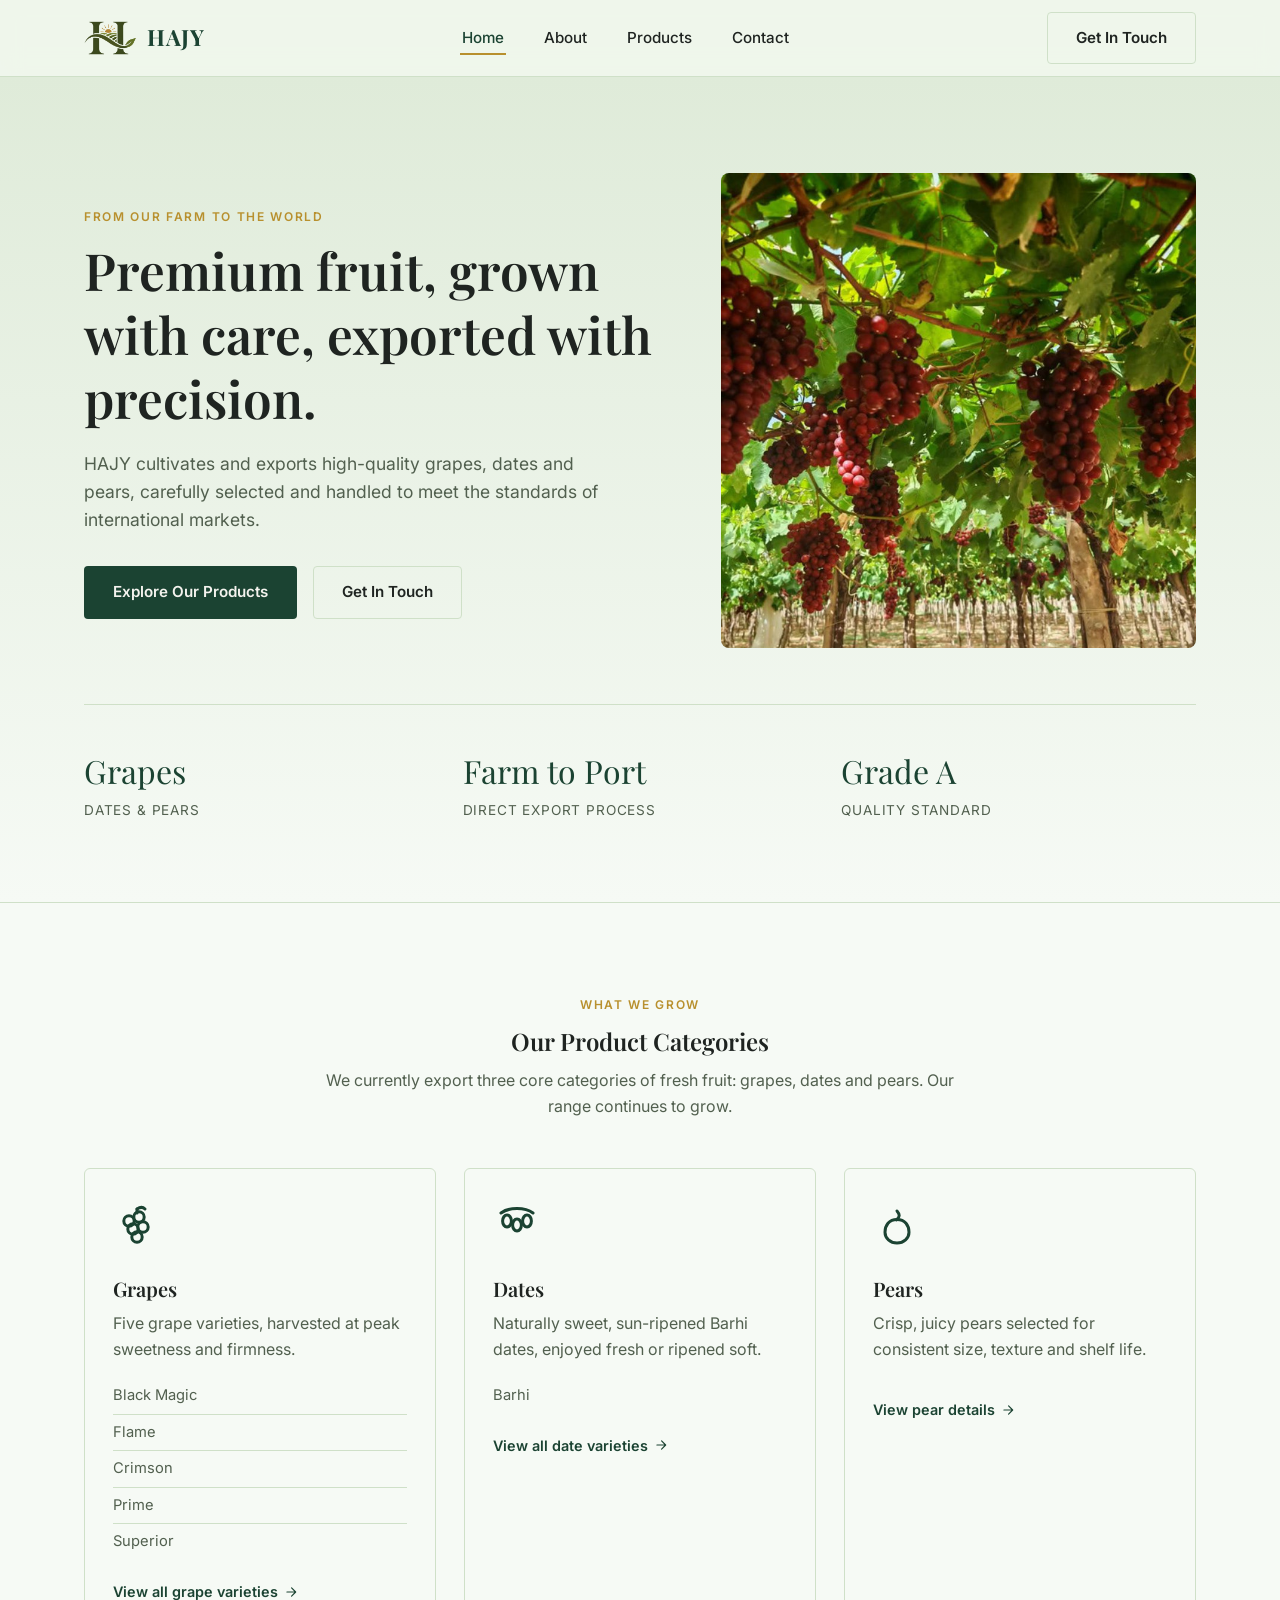
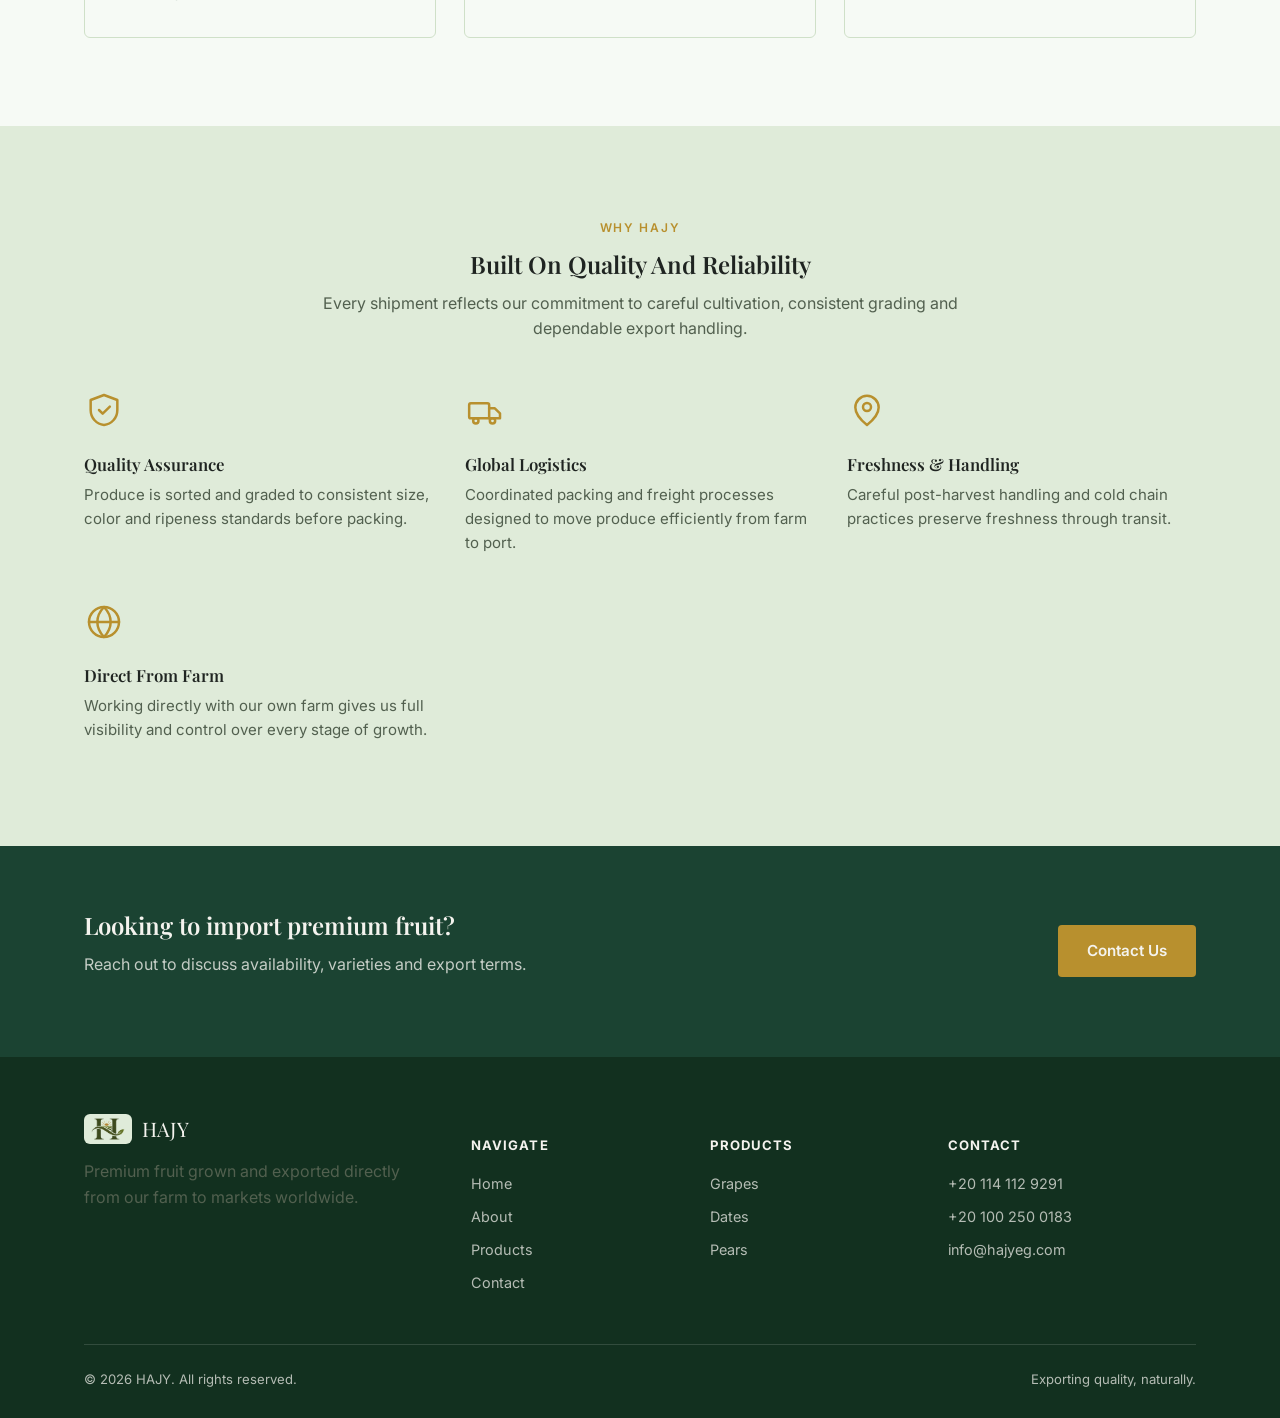
<file: index.html>
<!DOCTYPE html>
<html lang="en">
<head>
<meta charset="UTF-8">
<meta name="viewport" content="width=device-width, initial-scale=1.0">
<title>HAJY | Premium Fruit Exports</title>
<meta name="description" content="HAJY grows and exports premium grapes, dates and pears directly from our farm to markets worldwide.">
<link rel="preconnect" href="https://fonts.googleapis.com">
<link href="https://fonts.googleapis.com/css2?family=Playfair+Display:wght@600;700&family=Inter:wght@400;500;600;700&display=swap" rel="stylesheet">
<link rel="icon" type="image/png" href="images/favicon.png">
<link rel="stylesheet" href="css/styles.css">
</head>
<body>

<header class="site-header">
  <div class="container nav">
    <a href="index.html" class="brand">
      <img src="images/logo-mark.png" alt="HAJY logo" class="brand-mark">
      HAJY
    </a>
    <nav>
      <ul class="nav-links">
        <li><a href="index.html" aria-current="page">Home</a></li>
        <li><a href="about.html">About</a></li>
        <li><a href="products.html">Products</a></li>
        <li><a href="contact.html">Contact</a></li>
      </ul>
    </nav>
    <div class="nav-cta">
      <a href="contact.html" class="btn btn-outline">Get In Touch</a>
      <button class="nav-toggle" aria-label="Toggle menu" aria-expanded="false">
        <span></span><span></span><span></span>
      </button>
    </div>
  </div>
</header>

<section class="hero">
  <div class="container">
    <div class="hero-grid">
      <div>
        <span class="eyebrow">From Our Farm To The World</span>
        <h1>Premium fruit, grown with care, exported with precision.</h1>
        <p class="lead">HAJY cultivates and exports high-quality grapes, dates and pears, carefully selected and handled to meet the standards of international markets.</p>
        <div class="hero-actions">
          <a href="products.html" class="btn btn-primary">Explore Our Products</a>
          <a href="contact.html" class="btn btn-outline">Get In Touch</a>
        </div>
      </div>
      <div class="hero-art">
        <img src="images/farm-vineyard.jpg" alt="Rows of grapevines on the HAJY farm">
      </div>
    </div>

    <div class="stat-row">
      <div>
        <div class="stat-num">Grapes</div>
        <div class="stat-label">Dates &amp; Pears</div>
      </div>
      <div>
        <div class="stat-num">Farm to Port</div>
        <div class="stat-label">Direct Export Process</div>
      </div>
      <div>
        <div class="stat-num">Grade A</div>
        <div class="stat-label">Quality Standard</div>
      </div>
    </div>
  </div>
</section>

<section class="section">
  <div class="container">
    <div class="section-head center">
      <span class="eyebrow">What We Grow</span>
      <h2>Our Product Categories</h2>
      <p>We currently export three core categories of fresh fruit: grapes, dates and pears. Our range continues to grow.</p>
    </div>

    <div class="card-grid">
      <div class="category-card">
        <svg class="category-icon" viewBox="0 0 24 24" fill="none" stroke="currentColor" stroke-width="1.5" stroke-linecap="round" stroke-linejoin="round">
          <circle cx="8" cy="10" r="2.6"/><circle cx="13" cy="8" r="2.6"/><circle cx="10" cy="14" r="2.6"/><circle cx="15" cy="13" r="2.6"/><circle cx="12" cy="18" r="2.6"/>
          <path d="M12 4v2"/><path d="M12 4c1.5-1 3-1 4 0"/>
        </svg>
        <h3>Grapes</h3>
        <p>Five grape varieties, harvested at peak sweetness and firmness.</p>
        <ul>
          <li>Black Magic</li>
          <li>Flame</li>
          <li>Crimson</li>
          <li>Prime</li>
          <li>Superior</li>
        </ul>
        <a href="products.html#grapes" class="tag-link">View all grape varieties
          <svg width="14" height="14" viewBox="0 0 24 24" fill="none" stroke="currentColor" stroke-width="2" stroke-linecap="round" stroke-linejoin="round"><path d="M5 12h14M13 5l7 7-7 7"/></svg>
        </a>
      </div>

      <div class="category-card">
        <svg class="category-icon" viewBox="0 0 24 24" fill="none" stroke="currentColor" stroke-width="1.5" stroke-linecap="round" stroke-linejoin="round">
          <path d="M4 6c4-3 12-3 16 0"/>
          <ellipse cx="7" cy="10" rx="2.2" ry="3"/>
          <ellipse cx="12" cy="12" rx="2.2" ry="3"/>
          <ellipse cx="17" cy="10" rx="2.2" ry="3"/>
        </svg>
        <h3>Dates</h3>
        <p>Naturally sweet, sun-ripened Barhi dates, enjoyed fresh or ripened soft.</p>
        <ul>
          <li>Barhi</li>
        </ul>
        <a href="products.html#dates" class="tag-link">View all date varieties
          <svg width="14" height="14" viewBox="0 0 24 24" fill="none" stroke="currentColor" stroke-width="2" stroke-linecap="round" stroke-linejoin="round"><path d="M5 12h14M13 5l7 7-7 7"/></svg>
        </a>
      </div>

      <div class="category-card">
        <svg class="category-icon" viewBox="0 0 24 24" fill="none" stroke="currentColor" stroke-width="1.5" stroke-linecap="round" stroke-linejoin="round">
          <path d="M12 5c1.4 1.6 1.6 3-.2 4.4"/>
          <path d="M12 9.2c4 0 6 3 6 6.4 0 3-2.6 5.4-6 5.4s-6-2.4-6-5.4c0-3.4 2-6.4 6-6.4Z"/>
        </svg>
        <h3>Pears</h3>
        <p>Crisp, juicy pears selected for consistent size, texture and shelf life.</p>
        <a href="products.html#pears" class="tag-link">View pear details
          <svg width="14" height="14" viewBox="0 0 24 24" fill="none" stroke="currentColor" stroke-width="2" stroke-linecap="round" stroke-linejoin="round"><path d="M5 12h14M13 5l7 7-7 7"/></svg>
        </a>
      </div>
    </div>
  </div>
</section>

<section class="section section--alt">
  <div class="container">
    <div class="section-head center">
      <span class="eyebrow">Why HAJY</span>
      <h2>Built On Quality And Reliability</h2>
      <p>Every shipment reflects our commitment to careful cultivation, consistent grading and dependable export handling.</p>
    </div>

    <div class="feature-grid">
      <div class="feature">
        <svg class="feature-icon" viewBox="0 0 24 24" fill="none" stroke="currentColor" stroke-width="1.5" stroke-linecap="round" stroke-linejoin="round">
          <path d="M12 3 4 6v6c0 5 3.6 8.4 8 9 4.4-.6 8-4 8-9V6l-8-3Z"/>
          <path d="m9 12 2.2 2.2L15.5 10"/>
        </svg>
        <h4>Quality Assurance</h4>
        <p>Produce is sorted and graded to consistent size, color and ripeness standards before packing.</p>
      </div>
      <div class="feature">
        <svg class="feature-icon" viewBox="0 0 24 24" fill="none" stroke="currentColor" stroke-width="1.5" stroke-linecap="round" stroke-linejoin="round">
          <rect x="2.5" y="8" width="12" height="9" rx="1"/>
          <path d="M14.5 11h3.4l3.1 3v3h-6.5"/>
          <circle cx="6.5" cy="18.5" r="1.6"/>
          <circle cx="16.5" cy="18.5" r="1.6"/>
        </svg>
        <h4>Global Logistics</h4>
        <p>Coordinated packing and freight processes designed to move produce efficiently from farm to port.</p>
      </div>
      <div class="feature">
        <svg class="feature-icon" viewBox="0 0 24 24" fill="none" stroke="currentColor" stroke-width="1.5" stroke-linecap="round" stroke-linejoin="round">
          <path d="M12 21c4.5-3.6 7-7 7-10.5A7 7 0 0 0 5 10.5C5 14 7.5 17.4 12 21Z"/>
          <circle cx="12" cy="10.2" r="2.4"/>
        </svg>
        <h4>Freshness &amp; Handling</h4>
        <p>Careful post-harvest handling and cold chain practices preserve freshness through transit.</p>
      </div>
      <div class="feature">
        <svg class="feature-icon" viewBox="0 0 24 24" fill="none" stroke="currentColor" stroke-width="1.5" stroke-linecap="round" stroke-linejoin="round">
          <circle cx="12" cy="12" r="9"/>
          <path d="M3 12h18M12 3c2.5 2.6 4 6 4 9s-1.5 6.4-4 9c-2.5-2.6-4-6-4-9s1.5-6.4 4-9Z"/>
        </svg>
        <h4>Direct From Farm</h4>
        <p>Working directly with our own farm gives us full visibility and control over every stage of growth.</p>
      </div>
    </div>
  </div>
</section>

<section class="cta-band">
  <div class="container flex">
    <div>
      <h2>Looking to import premium fruit?</h2>
      <p>Reach out to discuss availability, varieties and export terms.</p>
    </div>
    <a href="contact.html" class="btn btn-primary">Contact Us</a>
  </div>
</section>

<footer class="site-footer">
  <div class="container">
    <div class="footer-grid">
      <div>
        <div class="footer-brand">
          <span class="footer-mark-badge"><img src="images/logo-mark.png" alt="HAJY logo"></span>
          HAJY
        </div>
        <p>Premium fruit grown and exported directly from our farm to markets worldwide.</p>
      </div>
      <div>
        <h5>Navigate</h5>
        <ul>
          <li><a href="index.html">Home</a></li>
          <li><a href="about.html">About</a></li>
          <li><a href="products.html">Products</a></li>
          <li><a href="contact.html">Contact</a></li>
        </ul>
      </div>
      <div>
        <h5>Products</h5>
        <ul>
          <li><a href="products.html#grapes">Grapes</a></li>
          <li><a href="products.html#dates">Dates</a></li>
          <li><a href="products.html#pears">Pears</a></li>
        </ul>
      </div>
      <div>
        <h5>Contact</h5>
        <ul>
          <li><a href="tel:+201141129291">+20 114 112 9291</a></li>
          <li><a href="tel:+201002500183">+20 100 250 0183</a></li>
          <li><a href="mailto:info@hajyeg.com">info@hajyeg.com</a></li>
        </ul>
      </div>
    </div>
    <div class="footer-bottom">
      <span>&copy; <span data-year>2026</span> HAJY. All rights reserved.</span>
      <span>Exporting quality, naturally.</span>
    </div>
  </div>
</footer>

<script src="js/main.js"></script>
</body>
</html>
</file>
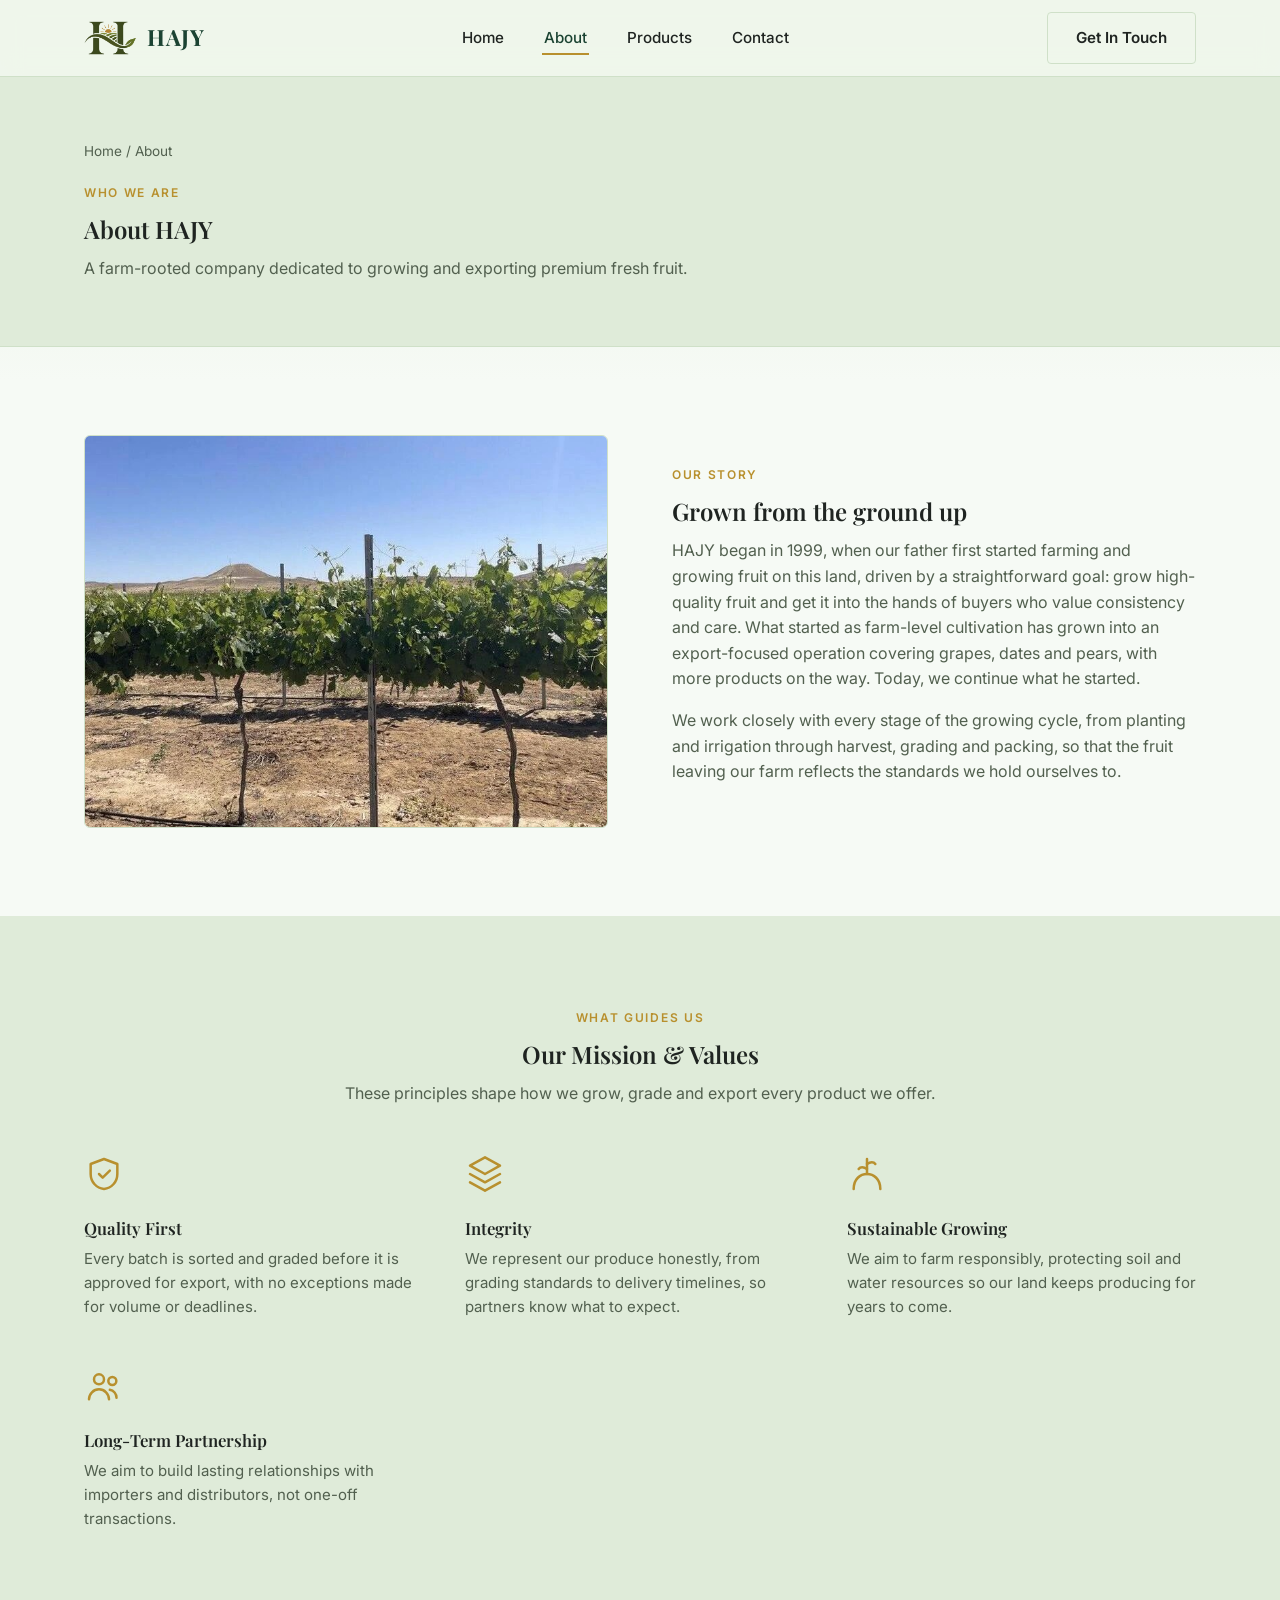
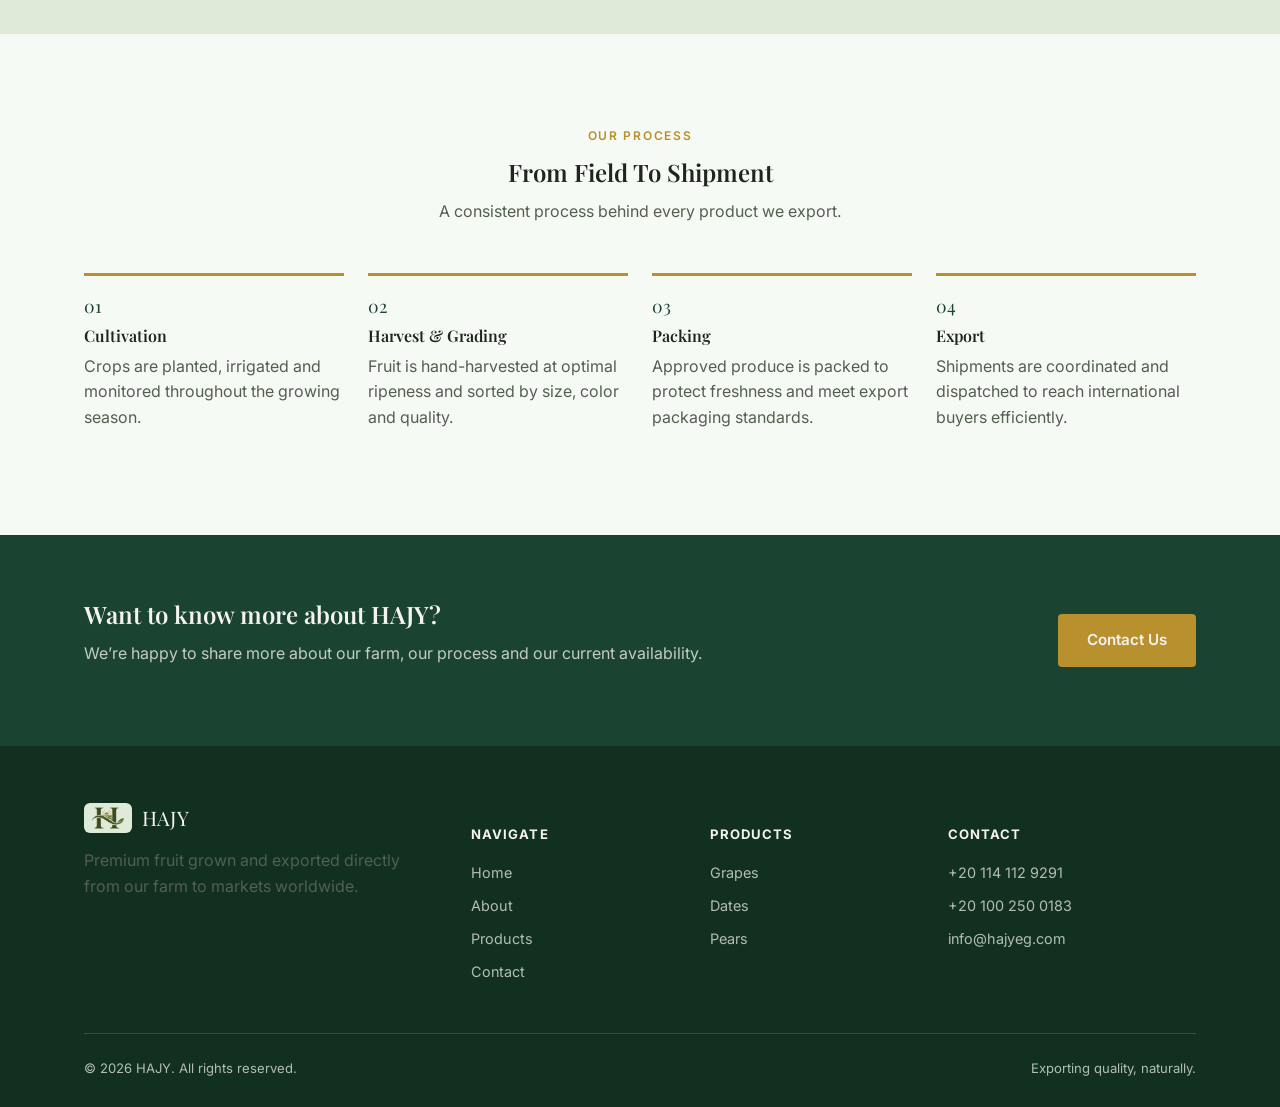
<file: about.html>
<!DOCTYPE html>
<html lang="en">
<head>
<meta charset="UTF-8">
<meta name="viewport" content="width=device-width, initial-scale=1.0">
<title>About | HAJY</title>
<meta name="description" content="Learn about HAJY, a farm dedicated to growing and exporting premium grapes, dates and pears.">
<link rel="preconnect" href="https://fonts.googleapis.com">
<link href="https://fonts.googleapis.com/css2?family=Playfair+Display:wght@600;700&family=Inter:wght@400;500;600;700&display=swap" rel="stylesheet">
<link rel="icon" type="image/png" href="images/favicon.png">
<link rel="stylesheet" href="css/styles.css">
</head>
<body>

<header class="site-header">
  <div class="container nav">
    <a href="index.html" class="brand">
      <img src="images/logo-mark.png" alt="HAJY logo" class="brand-mark">
      HAJY
    </a>
    <nav>
      <ul class="nav-links">
        <li><a href="index.html">Home</a></li>
        <li><a href="about.html" aria-current="page">About</a></li>
        <li><a href="products.html">Products</a></li>
        <li><a href="contact.html">Contact</a></li>
      </ul>
    </nav>
    <div class="nav-cta">
      <a href="contact.html" class="btn btn-outline">Get In Touch</a>
      <button class="nav-toggle" aria-label="Toggle menu" aria-expanded="false">
        <span></span><span></span><span></span>
      </button>
    </div>
  </div>
</header>

<section class="page-header">
  <div class="container">
    <div class="breadcrumb"><a href="index.html">Home</a> / About</div>
    <span class="eyebrow">Who We Are</span>
    <h1>About HAJY</h1>
    <p>A farm-rooted company dedicated to growing and exporting premium fresh fruit.</p>
  </div>
</section>

<section class="section">
  <div class="container">
    <div class="split">
      <div class="split-art">
        <img src="images/farm-desert-vines.jpg" alt="Young grapevines growing on the HAJY farm">
      </div>
      <div>
        <span class="eyebrow">Our Story</span>
        <h2>Grown from the ground up</h2>
        <p>HAJY began in 1999, when our father first started farming and growing fruit on this land, driven by a straightforward goal: grow high-quality fruit and get it into the hands of buyers who value consistency and care. What started as farm-level cultivation has grown into an export-focused operation covering grapes, dates and pears, with more products on the way. Today, we continue what he started.</p>
        <p>We work closely with every stage of the growing cycle, from planting and irrigation through harvest, grading and packing, so that the fruit leaving our farm reflects the standards we hold ourselves to.</p>
      </div>
    </div>
  </div>
</section>

<section class="section section--alt">
  <div class="container">
    <div class="section-head center">
      <span class="eyebrow">What Guides Us</span>
      <h2>Our Mission &amp; Values</h2>
      <p>These principles shape how we grow, grade and export every product we offer.</p>
    </div>

    <div class="feature-grid">
      <div class="feature">
        <svg class="feature-icon" viewBox="0 0 24 24" fill="none" stroke="currentColor" stroke-width="1.5" stroke-linecap="round" stroke-linejoin="round">
          <path d="M12 3 4 6v6c0 5 3.6 8.4 8 9 4.4-.6 8-4 8-9V6l-8-3Z"/>
          <path d="m9 12 2.2 2.2L15.5 10"/>
        </svg>
        <h4>Quality First</h4>
        <p>Every batch is sorted and graded before it is approved for export, with no exceptions made for volume or deadlines.</p>
      </div>
      <div class="feature">
        <svg class="feature-icon" viewBox="0 0 24 24" fill="none" stroke="currentColor" stroke-width="1.5" stroke-linecap="round" stroke-linejoin="round">
          <path d="M12 2 3 7l9 5 9-5-9-5Z"/>
          <path d="M3 12l9 5 9-5"/>
          <path d="M3 17l9 5 9-5"/>
        </svg>
        <h4>Integrity</h4>
        <p>We represent our produce honestly, from grading standards to delivery timelines, so partners know what to expect.</p>
      </div>
      <div class="feature">
        <svg class="feature-icon" viewBox="0 0 24 24" fill="none" stroke="currentColor" stroke-width="1.5" stroke-linecap="round" stroke-linejoin="round">
          <path d="M4 21c0-6 4-9 8-9s8 3 8 9"/>
          <path d="M12 12V3"/>
          <path d="M12 6c2-1.5 4-1.5 5 0"/>
          <path d="M12 9c-2-1.5-4-1.5-5 0"/>
        </svg>
        <h4>Sustainable Growing</h4>
        <p>We aim to farm responsibly, protecting soil and water resources so our land keeps producing for years to come.</p>
      </div>
      <div class="feature">
        <svg class="feature-icon" viewBox="0 0 24 24" fill="none" stroke="currentColor" stroke-width="1.5" stroke-linecap="round" stroke-linejoin="round">
          <circle cx="9" cy="8" r="3"/>
          <circle cx="17" cy="9" r="2.4"/>
          <path d="M3 20c0-3.3 2.7-6 6-6s6 2.7 6 6"/>
          <path d="M15.5 14.3c2.3.3 4 2.3 4 4.7"/>
        </svg>
        <h4>Long-Term Partnership</h4>
        <p>We aim to build lasting relationships with importers and distributors, not one-off transactions.</p>
      </div>
    </div>
  </div>
</section>

<section class="section">
  <div class="container">
    <div class="section-head center">
      <span class="eyebrow">Our Process</span>
      <h2>From Field To Shipment</h2>
      <p>A consistent process behind every product we export.</p>
    </div>

    <div class="timeline">
      <div class="timeline-item">
        <div class="timeline-year">01</div>
        <h4>Cultivation</h4>
        <p>Crops are planted, irrigated and monitored throughout the growing season.</p>
      </div>
      <div class="timeline-item">
        <div class="timeline-year">02</div>
        <h4>Harvest &amp; Grading</h4>
        <p>Fruit is hand-harvested at optimal ripeness and sorted by size, color and quality.</p>
      </div>
      <div class="timeline-item">
        <div class="timeline-year">03</div>
        <h4>Packing</h4>
        <p>Approved produce is packed to protect freshness and meet export packaging standards.</p>
      </div>
      <div class="timeline-item">
        <div class="timeline-year">04</div>
        <h4>Export</h4>
        <p>Shipments are coordinated and dispatched to reach international buyers efficiently.</p>
      </div>
    </div>
  </div>
</section>

<section class="cta-band">
  <div class="container flex">
    <div>
      <h2>Want to know more about HAJY?</h2>
      <p>We&rsquo;re happy to share more about our farm, our process and our current availability.</p>
    </div>
    <a href="contact.html" class="btn btn-primary">Contact Us</a>
  </div>
</section>

<footer class="site-footer">
  <div class="container">
    <div class="footer-grid">
      <div>
        <div class="footer-brand">
          <span class="footer-mark-badge"><img src="images/logo-mark.png" alt="HAJY logo"></span>
          HAJY
        </div>
        <p>Premium fruit grown and exported directly from our farm to markets worldwide.</p>
      </div>
      <div>
        <h5>Navigate</h5>
        <ul>
          <li><a href="index.html">Home</a></li>
          <li><a href="about.html">About</a></li>
          <li><a href="products.html">Products</a></li>
          <li><a href="contact.html">Contact</a></li>
        </ul>
      </div>
      <div>
        <h5>Products</h5>
        <ul>
          <li><a href="products.html#grapes">Grapes</a></li>
          <li><a href="products.html#dates">Dates</a></li>
          <li><a href="products.html#pears">Pears</a></li>
        </ul>
      </div>
      <div>
        <h5>Contact</h5>
        <ul>
          <li><a href="tel:+201141129291">+20 114 112 9291</a></li>
          <li><a href="tel:+201002500183">+20 100 250 0183</a></li>
          <li><a href="mailto:info@hajyeg.com">info@hajyeg.com</a></li>
        </ul>
      </div>
    </div>
    <div class="footer-bottom">
      <span>&copy; <span data-year>2026</span> HAJY. All rights reserved.</span>
      <span>Exporting quality, naturally.</span>
    </div>
  </div>
</footer>

<script src="js/main.js"></script>
</body>
</html>
</file>
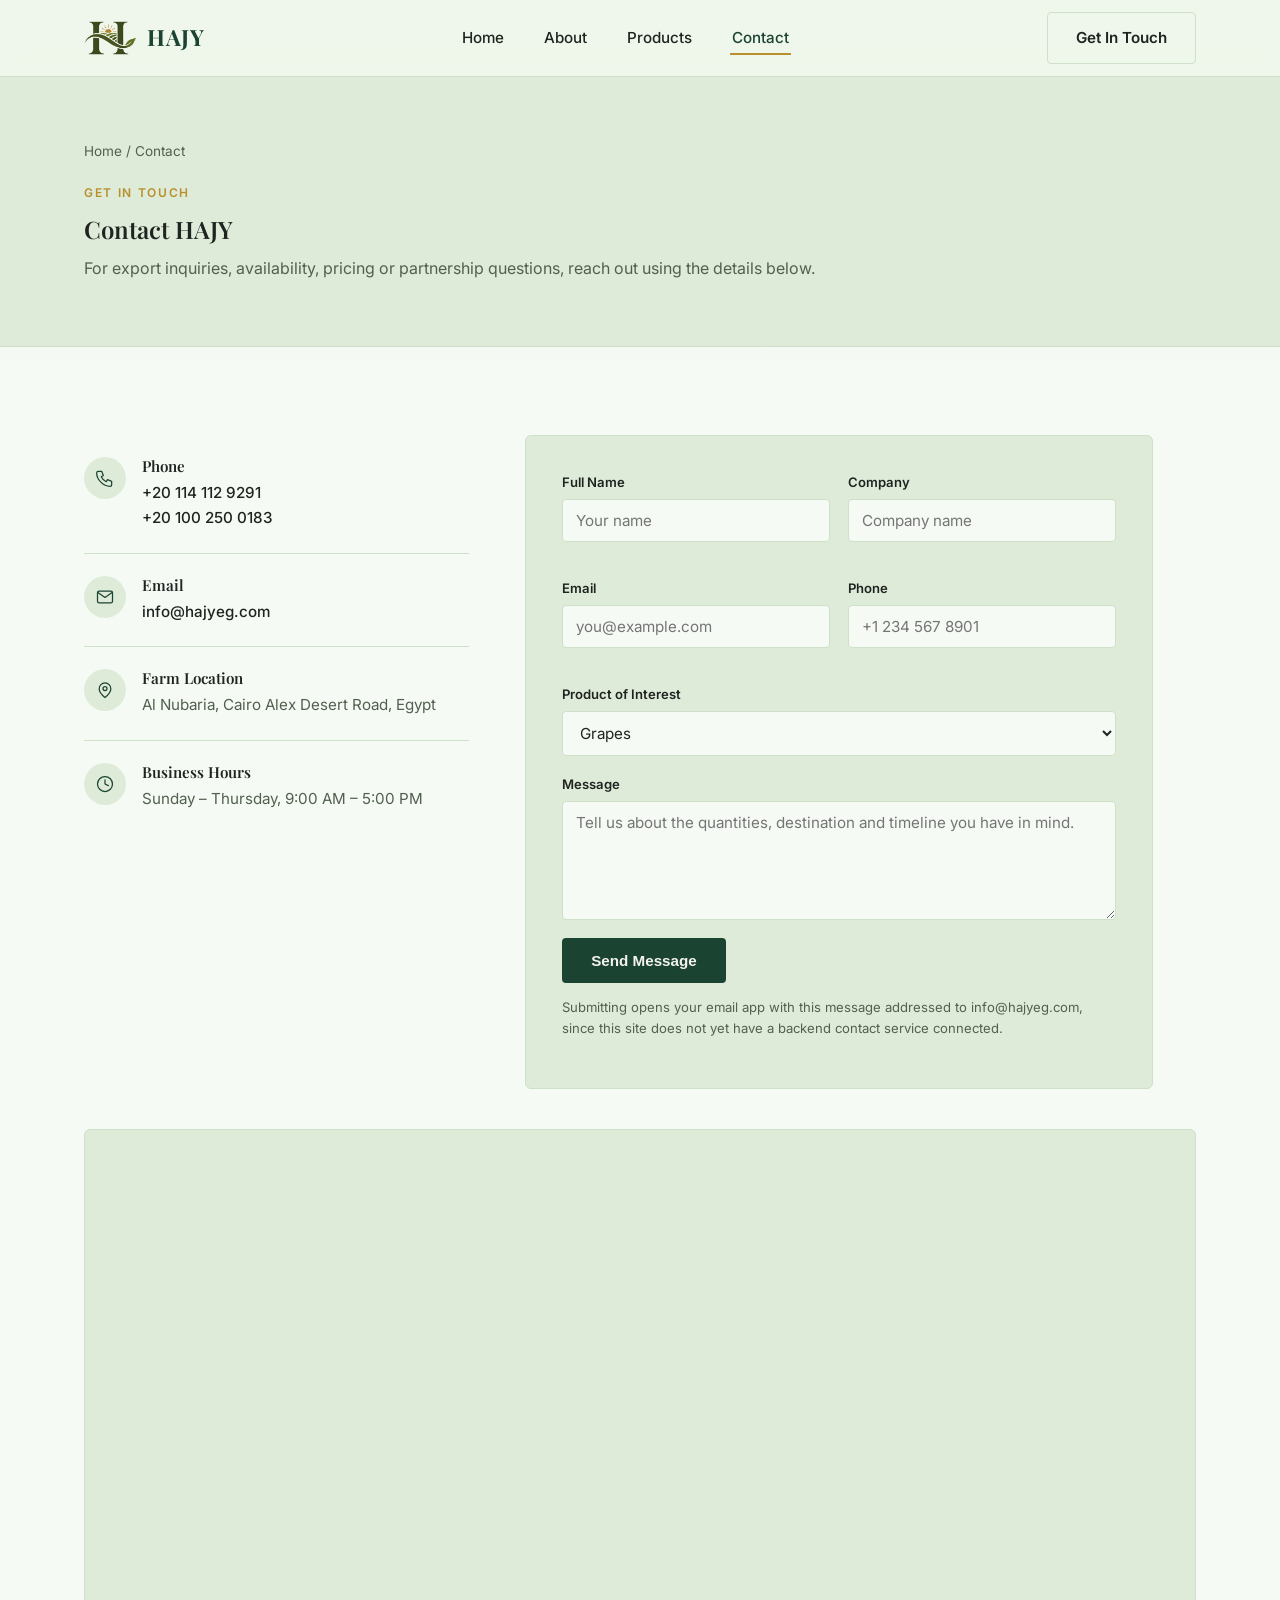
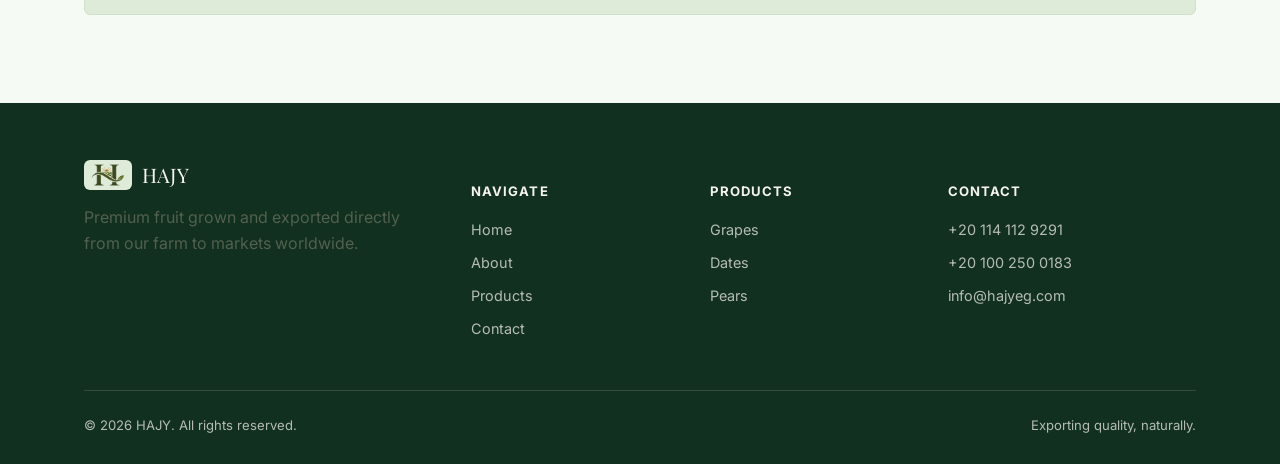
<file: contact.html>
<!DOCTYPE html>
<html lang="en">
<head>
<meta charset="UTF-8">
<meta name="viewport" content="width=device-width, initial-scale=1.0">
<title>Contact | HAJY</title>
<meta name="description" content="Get in touch with HAJY for fruit export inquiries, availability and pricing.">
<link rel="preconnect" href="https://fonts.googleapis.com">
<link href="https://fonts.googleapis.com/css2?family=Playfair+Display:wght@600;700&family=Inter:wght@400;500;600;700&display=swap" rel="stylesheet">
<link rel="icon" type="image/png" href="images/favicon.png">
<link rel="stylesheet" href="css/styles.css">
</head>
<body>

<header class="site-header">
  <div class="container nav">
    <a href="index.html" class="brand">
      <img src="images/logo-mark.png" alt="HAJY logo" class="brand-mark">
      HAJY
    </a>
    <nav>
      <ul class="nav-links">
        <li><a href="index.html">Home</a></li>
        <li><a href="about.html">About</a></li>
        <li><a href="products.html">Products</a></li>
        <li><a href="contact.html" aria-current="page">Contact</a></li>
      </ul>
    </nav>
    <div class="nav-cta">
      <a href="contact.html" class="btn btn-outline">Get In Touch</a>
      <button class="nav-toggle" aria-label="Toggle menu" aria-expanded="false">
        <span></span><span></span><span></span>
      </button>
    </div>
  </div>
</header>

<section class="page-header">
  <div class="container">
    <div class="breadcrumb"><a href="index.html">Home</a> / Contact</div>
    <span class="eyebrow">Get In Touch</span>
    <h1>Contact HAJY</h1>
    <p>For export inquiries, availability, pricing or partnership questions, reach out using the details below.</p>
  </div>
</section>

<section class="section">
  <div class="container">
    <div class="contact-grid">
      <div>
        <div class="contact-card">
          <div class="contact-icon">
            <svg viewBox="0 0 24 24" fill="none" stroke="currentColor" stroke-width="1.5" stroke-linecap="round" stroke-linejoin="round">
              <path d="M4 4h4l2 5-2.5 1.5a12 12 0 0 0 6 6L15 14l5 2v4a2 2 0 0 1-2 2C10 22 2 14 2 6a2 2 0 0 1 2-2Z"/>
            </svg>
          </div>
          <div>
            <h4>Phone</h4>
            <a href="tel:+201141129291">+20 114 112 9291</a><br>
            <a href="tel:+201002500183">+20 100 250 0183</a>
          </div>
        </div>

        <div class="contact-card">
          <div class="contact-icon">
            <svg viewBox="0 0 24 24" fill="none" stroke="currentColor" stroke-width="1.5" stroke-linecap="round" stroke-linejoin="round">
              <rect x="3" y="5" width="18" height="14" rx="2"/>
              <path d="m3.5 6.5 8.5 6 8.5-6"/>
            </svg>
          </div>
          <div>
            <h4>Email</h4>
            <a href="mailto:info@hajyeg.com">info@hajyeg.com</a>
          </div>
        </div>

        <div class="contact-card">
          <div class="contact-icon">
            <svg viewBox="0 0 24 24" fill="none" stroke="currentColor" stroke-width="1.5" stroke-linecap="round" stroke-linejoin="round">
              <path d="M12 21c4.5-3.6 7-7 7-10.5A7 7 0 0 0 5 10.5C5 14 7.5 17.4 12 21Z"/>
              <circle cx="12" cy="10.2" r="2.4"/>
            </svg>
          </div>
          <div>
            <h4>Farm Location</h4>
            <span>Al Nubaria, Cairo Alex Desert Road, Egypt</span>
          </div>
        </div>

        <div class="contact-card">
          <div class="contact-icon">
            <svg viewBox="0 0 24 24" fill="none" stroke="currentColor" stroke-width="1.5" stroke-linecap="round" stroke-linejoin="round">
              <circle cx="12" cy="12" r="9"/>
              <path d="M12 7v5l4 2"/>
            </svg>
          </div>
          <div>
            <h4>Business Hours</h4>
            <span>Sunday &ndash; Thursday, 9:00 AM &ndash; 5:00 PM</span>
          </div>
        </div>
      </div>

      <div>
        <form class="contact-form" id="contact-form">
          <div class="form-row">
            <div class="field">
              <label for="name">Full Name</label>
              <input type="text" id="name" name="name" placeholder="Your name" required>
            </div>
            <div class="field">
              <label for="company">Company</label>
              <input type="text" id="company" name="company" placeholder="Company name">
            </div>
          </div>
          <div class="form-row">
            <div class="field">
              <label for="email">Email</label>
              <input type="email" id="email" name="email" placeholder="you@example.com" required>
            </div>
            <div class="field">
              <label for="phone">Phone</label>
              <input type="tel" id="phone" name="phone" placeholder="+1 234 567 8901">
            </div>
          </div>
          <div class="field">
            <label for="product">Product of Interest</label>
            <select id="product" name="product">
              <option value="Grapes">Grapes</option>
              <option value="Dates">Dates</option>
              <option value="Pears">Pears</option>
              <option value="Multiple / Not Sure">Multiple / Not Sure</option>
            </select>
          </div>
          <div class="field">
            <label for="message">Message</label>
            <textarea id="message" name="message" rows="5" placeholder="Tell us about the quantities, destination and timeline you have in mind." required></textarea>
          </div>
          <button type="submit" class="btn btn-primary">Send Message</button>
          <p class="form-note">Submitting opens your email app with this message addressed to info@hajyeg.com, since this site does not yet have a backend contact service connected.</p>
        </form>
      </div>
    </div>

    <div class="map-placeholder">
      <iframe
        src="https://www.google.com/maps?q=Al+Nubaria,+Cairo+Alexandria+Desert+Road,+Egypt&output=embed"
        width="100%"
        height="100%"
        style="border:0;"
        loading="lazy"
        referrerpolicy="no-referrer-when-downgrade"
        title="HAJY farm location map">
      </iframe>
    </div>
  </div>
</section>

<footer class="site-footer">
  <div class="container">
    <div class="footer-grid">
      <div>
        <div class="footer-brand">
          <span class="footer-mark-badge"><img src="images/logo-mark.png" alt="HAJY logo"></span>
          HAJY
        </div>
        <p>Premium fruit grown and exported directly from our farm to markets worldwide.</p>
      </div>
      <div>
        <h5>Navigate</h5>
        <ul>
          <li><a href="index.html">Home</a></li>
          <li><a href="about.html">About</a></li>
          <li><a href="products.html">Products</a></li>
          <li><a href="contact.html">Contact</a></li>
        </ul>
      </div>
      <div>
        <h5>Products</h5>
        <ul>
          <li><a href="products.html#grapes">Grapes</a></li>
          <li><a href="products.html#dates">Dates</a></li>
          <li><a href="products.html#pears">Pears</a></li>
        </ul>
      </div>
      <div>
        <h5>Contact</h5>
        <ul>
          <li><a href="tel:+201141129291">+20 114 112 9291</a></li>
          <li><a href="tel:+201002500183">+20 100 250 0183</a></li>
          <li><a href="mailto:info@hajyeg.com">info@hajyeg.com</a></li>
        </ul>
      </div>
    </div>
    <div class="footer-bottom">
      <span>&copy; <span data-year>2026</span> HAJY. All rights reserved.</span>
      <span>Exporting quality, naturally.</span>
    </div>
  </div>
</footer>

<script src="js/main.js"></script>
</body>
</html>
</file>
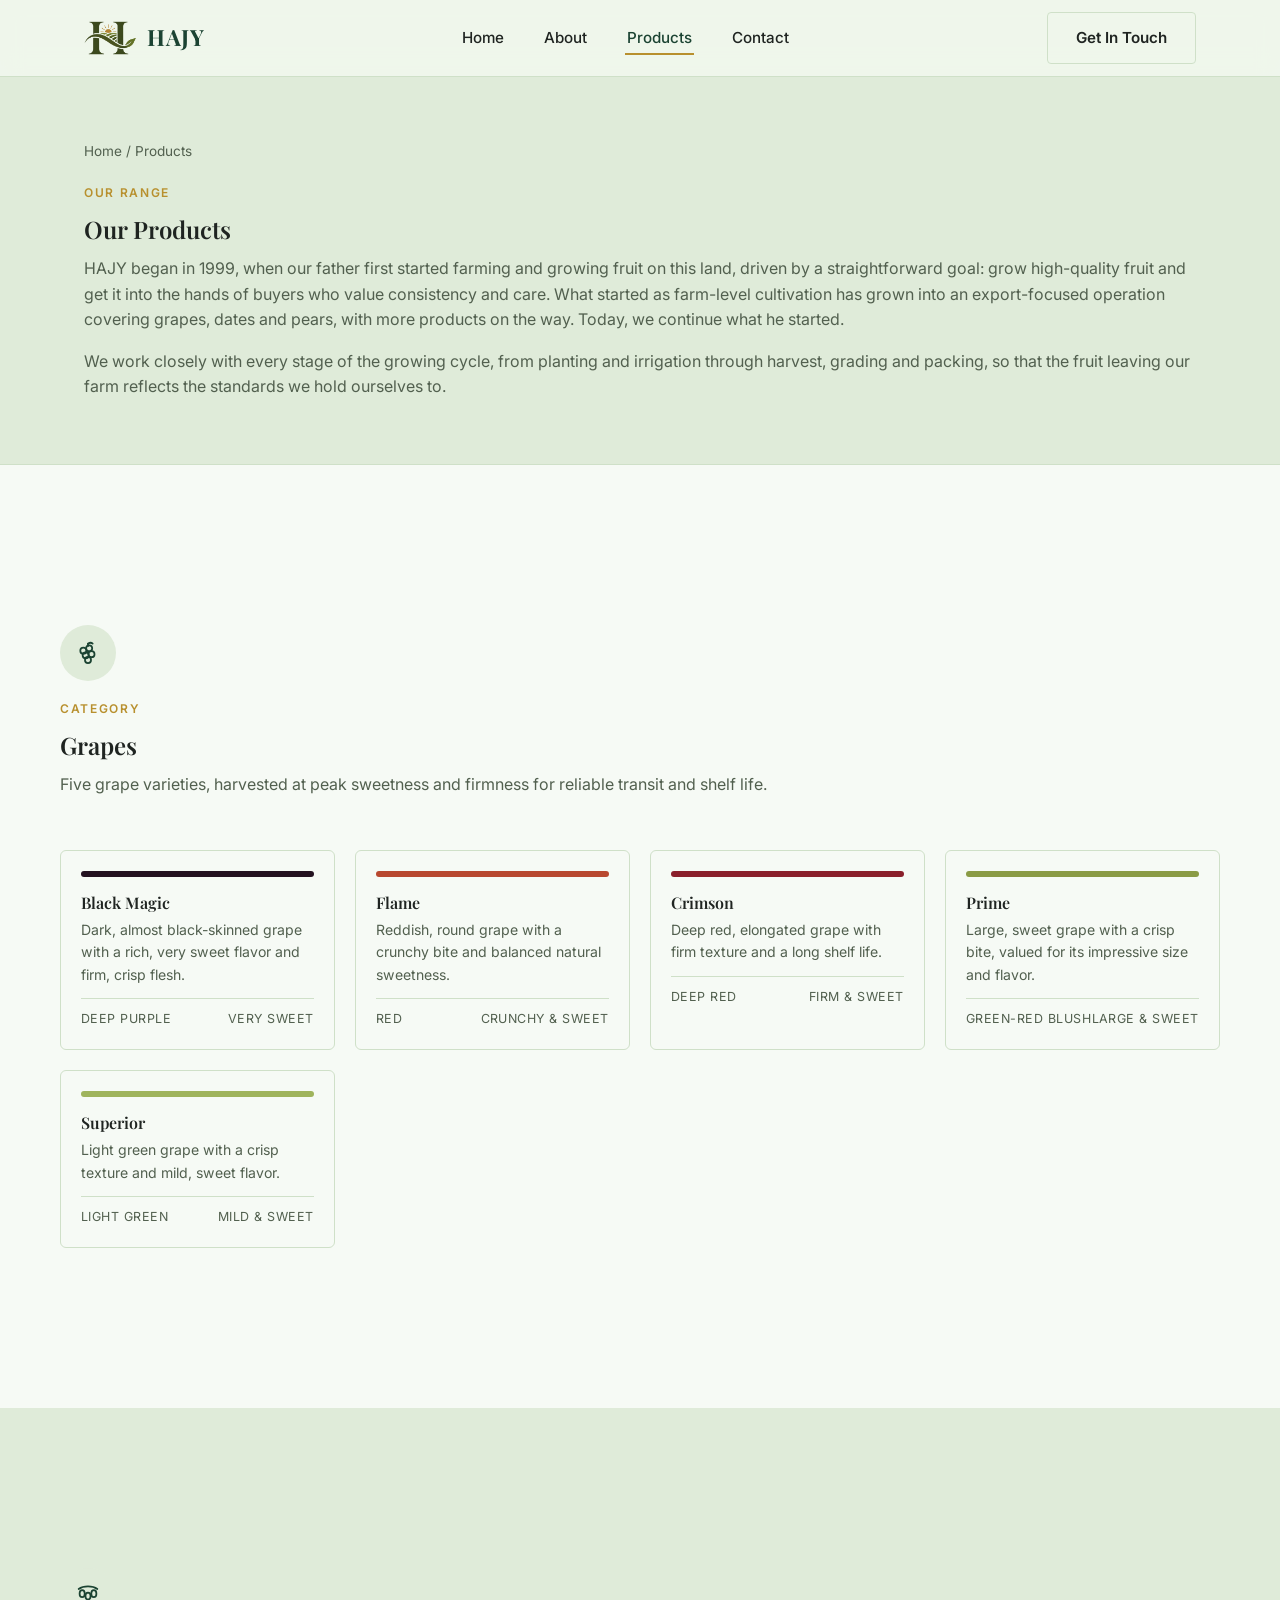
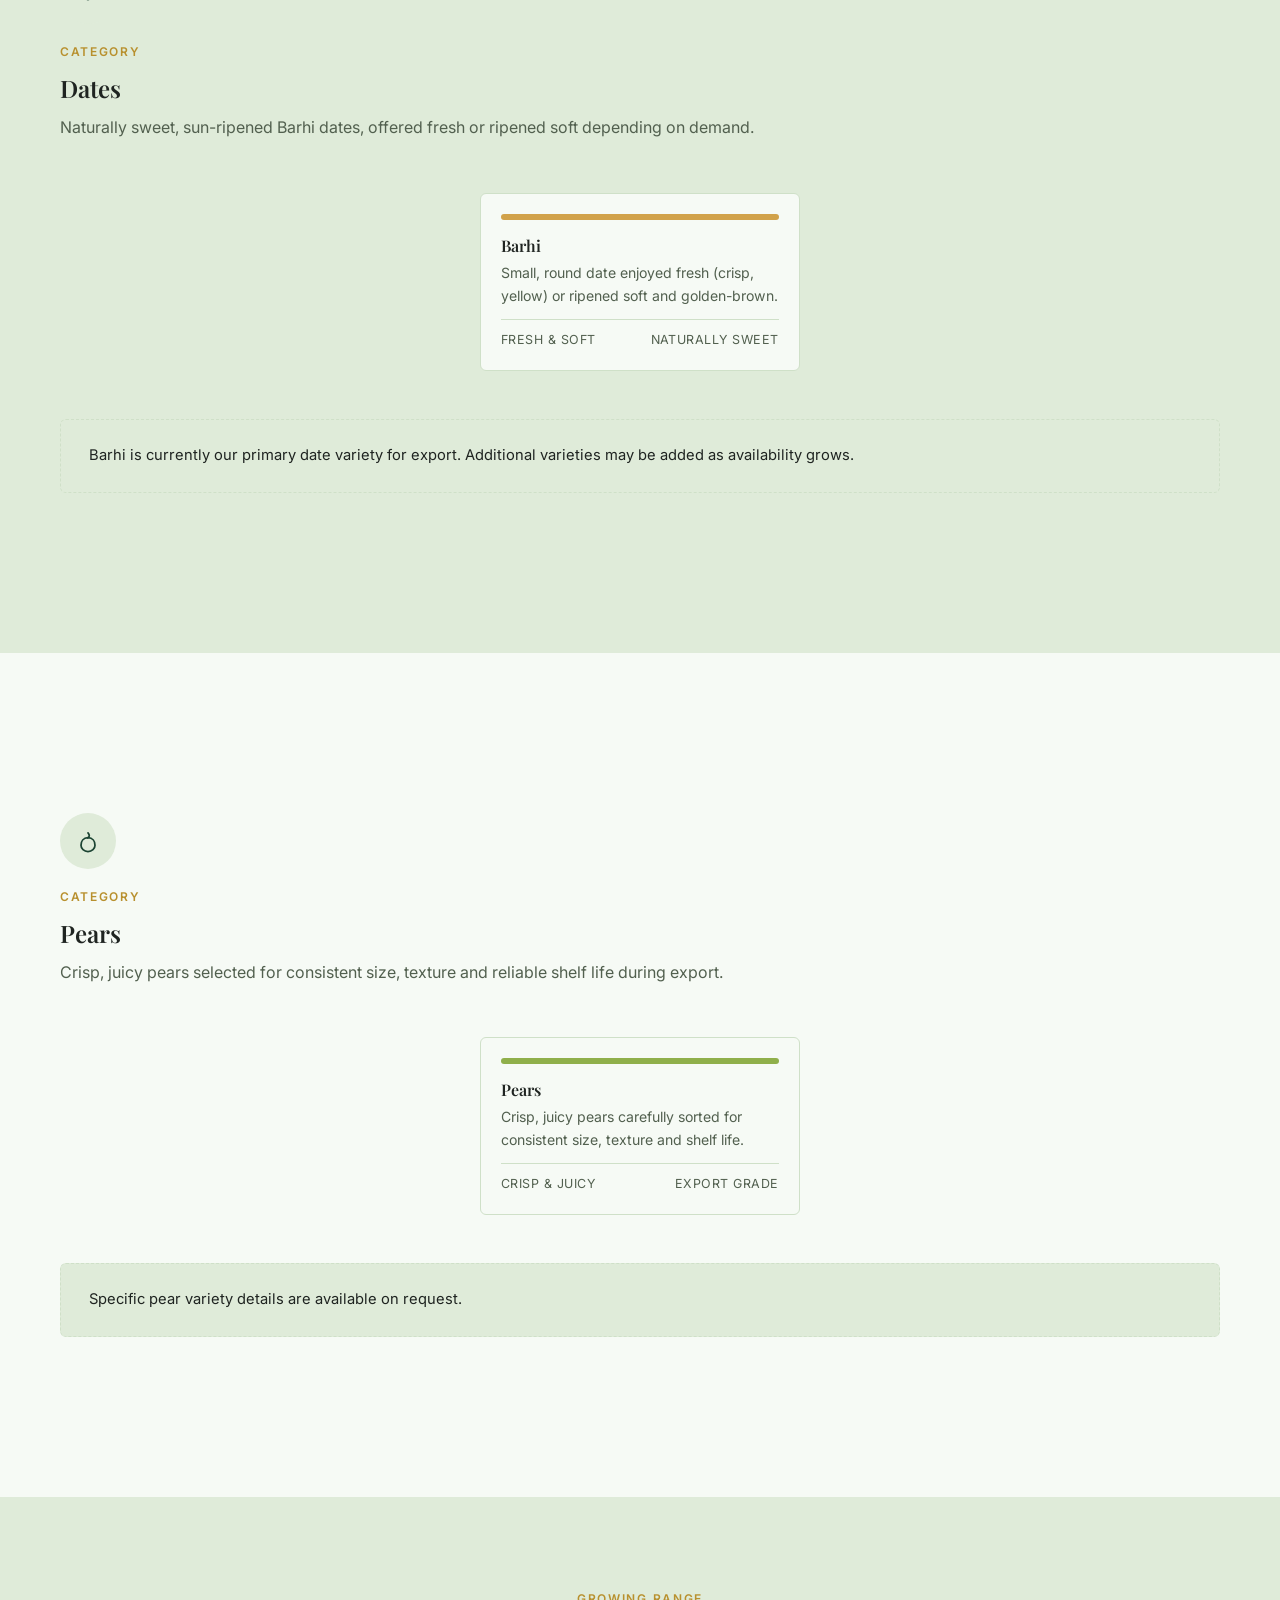
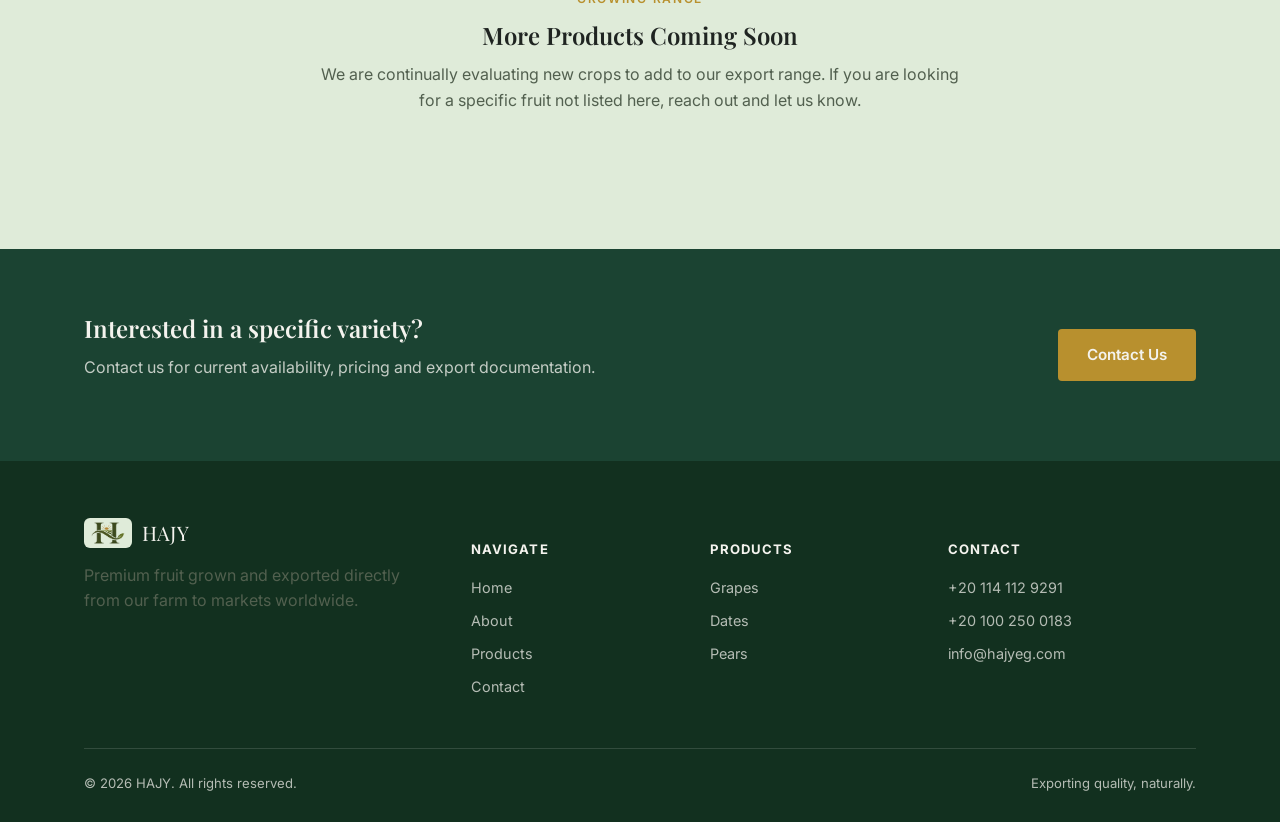
<file: products.html>
<!DOCTYPE html>
<html lang="en">
<head>
<meta charset="UTF-8">
<meta name="viewport" content="width=device-width, initial-scale=1.0">
<title>Products | HAJY</title>
<meta name="description" content="Explore HAJY's export product range: multiple varieties of grapes, dates and pears grown on our own farm.">
<link rel="preconnect" href="https://fonts.googleapis.com">
<link href="https://fonts.googleapis.com/css2?family=Playfair+Display:wght@600;700&family=Inter:wght@400;500;600;700&display=swap" rel="stylesheet">
<link rel="icon" type="image/png" href="images/favicon.png">
<link rel="stylesheet" href="css/styles.css">
</head>
<body>

<header class="site-header">
  <div class="container nav">
    <a href="index.html" class="brand">
      <img src="images/logo-mark.png" alt="HAJY logo" class="brand-mark">
      HAJY
    </a>
    <nav>
      <ul class="nav-links">
        <li><a href="index.html">Home</a></li>
        <li><a href="about.html">About</a></li>
        <li><a href="products.html" aria-current="page">Products</a></li>
        <li><a href="contact.html">Contact</a></li>
      </ul>
    </nav>
    <div class="nav-cta">
      <a href="contact.html" class="btn btn-outline">Get In Touch</a>
      <button class="nav-toggle" aria-label="Toggle menu" aria-expanded="false">
        <span></span><span></span><span></span>
      </button>
    </div>
  </div>
</header>

<section class="page-header">
  <div class="container">
    <div class="breadcrumb"><a href="index.html">Home</a> / Products</div>
    <span class="eyebrow">Our Range</span>
    <h1>Our Products</h1>
    <p>HAJY began in 1999, when our father first started farming and growing fruit on this land, driven by a straightforward goal: grow high-quality fruit and get it into the hands of buyers who value consistency and care. What started as farm-level cultivation has grown into an export-focused operation covering grapes, dates and pears, with more products on the way. Today, we continue what he started.</p>
    <p>We work closely with every stage of the growing cycle, from planting and irrigation through harvest, grading and packing, so that the fruit leaving our farm reflects the standards we hold ourselves to.</p>
  </div>
</section>

<section class="section" id="grapes">
  <div class="container product-section">
    <div class="product-header">
      <div>
        <div class="icon-badge">
          <svg viewBox="0 0 24 24" fill="none" stroke="currentColor" stroke-width="1.5" stroke-linecap="round" stroke-linejoin="round">
            <circle cx="8" cy="10" r="2.6"/><circle cx="13" cy="8" r="2.6"/><circle cx="10" cy="14" r="2.6"/><circle cx="15" cy="13" r="2.6"/><circle cx="12" cy="18" r="2.6"/>
            <path d="M12 4v2"/><path d="M12 4c1.5-1 3-1 4 0"/>
          </svg>
        </div>
        <span class="eyebrow">Category</span>
        <h2>Grapes</h2>
        <p>Five grape varieties, harvested at peak sweetness and firmness for reliable transit and shelf life.</p>
      </div>
    </div>

    <div class="variety-grid">
      <div class="variety-card">
        <div class="variety-swatch" style="background:#241220;"></div>
        <h4>Black Magic</h4>
        <p>Dark, almost black-skinned grape with a rich, very sweet flavor and firm, crisp flesh.</p>
        <div class="variety-meta"><span>Deep Purple</span><span>Very Sweet</span></div>
      </div>
      <div class="variety-card">
        <div class="variety-swatch" style="background:#b8482f;"></div>
        <h4>Flame</h4>
        <p>Reddish, round grape with a crunchy bite and balanced natural sweetness.</p>
        <div class="variety-meta"><span>Red</span><span>Crunchy &amp; Sweet</span></div>
      </div>
      <div class="variety-card">
        <div class="variety-swatch" style="background:#8a1f2b;"></div>
        <h4>Crimson</h4>
        <p>Deep red, elongated grape with firm texture and a long shelf life.</p>
        <div class="variety-meta"><span>Deep Red</span><span>Firm &amp; Sweet</span></div>
      </div>
      <div class="variety-card">
        <div class="variety-swatch" style="background:#8a9b45;"></div>
        <h4>Prime</h4>
        <p>Large, sweet grape with a crisp bite, valued for its impressive size and flavor.</p>
        <div class="variety-meta"><span>Green-Red Blush</span><span>Large &amp; Sweet</span></div>
      </div>
      <div class="variety-card">
        <div class="variety-swatch" style="background:#9fb45c;"></div>
        <h4>Superior</h4>
        <p>Light green grape with a crisp texture and mild, sweet flavor.</p>
        <div class="variety-meta"><span>Light Green</span><span>Mild &amp; Sweet</span></div>
      </div>
    </div>
  </div>
</section>

<section class="section section--alt" id="dates">
  <div class="container product-section">
    <div class="product-header">
      <div>
        <div class="icon-badge">
          <svg viewBox="0 0 24 24" fill="none" stroke="currentColor" stroke-width="1.5" stroke-linecap="round" stroke-linejoin="round">
            <path d="M4 6c4-3 12-3 16 0"/>
            <ellipse cx="7" cy="10" rx="2.2" ry="3"/>
            <ellipse cx="12" cy="12" rx="2.2" ry="3"/>
            <ellipse cx="17" cy="10" rx="2.2" ry="3"/>
          </svg>
        </div>
        <span class="eyebrow">Category</span>
        <h2>Dates</h2>
        <p>Naturally sweet, sun-ripened Barhi dates, offered fresh or ripened soft depending on demand.</p>
      </div>
    </div>

    <div style="display:flex; justify-content:center;">
      <div class="variety-card" style="max-width:320px; width:100%;">
        <div class="variety-swatch" style="background:#d1a24a;"></div>
        <h4>Barhi</h4>
        <p>Small, round date enjoyed fresh (crisp, yellow) or ripened soft and golden-brown.</p>
        <div class="variety-meta"><span>Fresh &amp; Soft</span><span>Naturally Sweet</span></div>
      </div>
    </div>

    <div class="note-panel">
      Barhi is currently our primary date variety for export. Additional varieties may be added as availability grows.
    </div>
  </div>
</section>

<section class="section" id="pears">
  <div class="container product-section">
    <div class="product-header">
      <div>
        <div class="icon-badge">
          <svg viewBox="0 0 24 24" fill="none" stroke="currentColor" stroke-width="1.5" stroke-linecap="round" stroke-linejoin="round">
            <path d="M12 5c1.4 1.6 1.6 3-.2 4.4"/>
            <path d="M12 9.2c4 0 6 3 6 6.4 0 3-2.6 5.4-6 5.4s-6-2.4-6-5.4c0-3.4 2-6.4 6-6.4Z"/>
          </svg>
        </div>
        <span class="eyebrow">Category</span>
        <h2>Pears</h2>
        <p>Crisp, juicy pears selected for consistent size, texture and reliable shelf life during export.</p>
      </div>
    </div>

    <div style="display:flex; justify-content:center;">
      <div class="variety-card" style="max-width:320px; width:100%;">
        <div class="variety-swatch" style="background:#8faf4a;"></div>
        <h4>Pears</h4>
        <p>Crisp, juicy pears carefully sorted for consistent size, texture and shelf life.</p>
        <div class="variety-meta"><span>Crisp &amp; Juicy</span><span>Export Grade</span></div>
      </div>
    </div>

    <div class="note-panel">
      Specific pear variety details are available on request.
    </div>
  </div>
</section>

<section class="section section--alt">
  <div class="container">
    <div class="section-head center">
      <span class="eyebrow">Growing Range</span>
      <h2>More Products Coming Soon</h2>
      <p>We are continually evaluating new crops to add to our export range. If you are looking for a specific fruit not listed here, reach out and let us know.</p>
    </div>
  </div>
</section>

<section class="cta-band">
  <div class="container flex">
    <div>
      <h2>Interested in a specific variety?</h2>
      <p>Contact us for current availability, pricing and export documentation.</p>
    </div>
    <a href="contact.html" class="btn btn-primary">Contact Us</a>
  </div>
</section>

<footer class="site-footer">
  <div class="container">
    <div class="footer-grid">
      <div>
        <div class="footer-brand">
          <span class="footer-mark-badge"><img src="images/logo-mark.png" alt="HAJY logo"></span>
          HAJY
        </div>
        <p>Premium fruit grown and exported directly from our farm to markets worldwide.</p>
      </div>
      <div>
        <h5>Navigate</h5>
        <ul>
          <li><a href="index.html">Home</a></li>
          <li><a href="about.html">About</a></li>
          <li><a href="products.html">Products</a></li>
          <li><a href="contact.html">Contact</a></li>
        </ul>
      </div>
      <div>
        <h5>Products</h5>
        <ul>
          <li><a href="products.html#grapes">Grapes</a></li>
          <li><a href="products.html#dates">Dates</a></li>
          <li><a href="products.html#pears">Pears</a></li>
        </ul>
      </div>
      <div>
        <h5>Contact</h5>
        <ul>
          <li><a href="tel:+201141129291">+20 114 112 9291</a></li>
          <li><a href="tel:+201002500183">+20 100 250 0183</a></li>
          <li><a href="mailto:info@hajyeg.com">info@hajyeg.com</a></li>
        </ul>
      </div>
    </div>
    <div class="footer-bottom">
      <span>&copy; <span data-year>2026</span> HAJY. All rights reserved.</span>
      <span>Exporting quality, naturally.</span>
    </div>
  </div>
</footer>

<script src="js/main.js"></script>
</body>
</html>
</file>
<file: css/styles.css>
/* HAJY shared styles */

:root {
  --color-primary: #1b4332;
  --color-primary-light: #2d6a4f;
  --color-primary-dark: #12301f;
  --color-accent: #b8902e;
  --color-accent-light: #d4af5a;
  --color-bg: #f6faf5;
  --color-bg-alt: #dfebd9;
  --color-bg-soft: #eef5ea;
  --color-bg-dark: #12301f;
  --color-text: #1f2421;
  --color-text-muted: #52604f;
  --color-text-inverse: #f4f3ee;
  --color-border: #cfe0c8;

  --font-heading: "Playfair Display", Georgia, serif;
  --font-body: "Inter", -apple-system, "Segoe UI", sans-serif;

  --max-width: 1160px;
  --radius: 4px;
}

@media (prefers-color-scheme: dark) {
  :root {
    --color-bg: #14201a;
    --color-bg-alt: #182720;
    --color-bg-soft: #182720;
    --color-text: #eceae3;
    --color-text-muted: #a9b2ab;
    --color-border: #263a30;
  }
}

* {
  box-sizing: border-box;
}

html {
  scroll-behavior: smooth;
}

body {
  margin: 0;
  font-family: var(--font-body);
  color: var(--color-text);
  background: linear-gradient(180deg, #e4efdd 0%, var(--color-bg) 380px, var(--color-bg) 100%);
  line-height: 1.6;
  -webkit-font-smoothing: antialiased;
}

@media (prefers-color-scheme: dark) {
  body {
    background: var(--color-bg);
  }
}

h1, h2, h3, h4 {
  font-family: var(--font-heading);
  font-weight: 600;
  line-height: 1.25;
  margin: 0 0 0.5em;
  color: var(--color-text);
}

p {
  margin: 0 0 1em;
  color: var(--color-text-muted);
}

a {
  color: var(--color-primary-light);
  text-decoration: none;
}

img {
  max-width: 100%;
  display: block;
}

.container {
  max-width: var(--max-width);
  margin: 0 auto;
  padding: 0 24px;
}

.eyebrow {
  display: inline-block;
  font-size: 0.75rem;
  letter-spacing: 0.14em;
  text-transform: uppercase;
  color: var(--color-accent);
  font-weight: 600;
  margin-bottom: 12px;
}

.section {
  padding: 88px 0;
}

.section--alt {
  background: var(--color-bg-alt);
}

.section-head {
  max-width: 640px;
  margin: 0 0 48px;
}

.section-head.center {
  margin-left: auto;
  margin-right: auto;
  text-align: center;
}

/* Buttons */
.btn {
  display: inline-flex;
  align-items: center;
  gap: 8px;
  padding: 13px 28px;
  border-radius: var(--radius);
  font-weight: 600;
  font-size: 0.95rem;
  border: 1px solid transparent;
  cursor: pointer;
  transition: background 0.2s ease, color 0.2s ease, border-color 0.2s ease;
}

.btn-primary {
  background: var(--color-primary);
  color: var(--color-text-inverse);
}

.btn-primary:hover {
  background: var(--color-primary-dark);
}

.btn-outline {
  background: transparent;
  border-color: var(--color-border);
  color: var(--color-text);
}

.btn-outline:hover {
  border-color: var(--color-primary);
  color: var(--color-primary);
}

/* Header / Nav */
.site-header {
  position: sticky;
  top: 0;
  z-index: 50;
  background: rgba(240, 247, 237, 0.92);
  backdrop-filter: saturate(180%) blur(10px);
  border-bottom: 1px solid var(--color-border);
}

@media (prefers-color-scheme: dark) {
  .site-header {
    background: rgba(20, 32, 26, 0.92);
  }
}

.nav {
  display: flex;
  align-items: center;
  justify-content: space-between;
  height: 76px;
}

.brand {
  display: flex;
  align-items: center;
  gap: 10px;
  font-family: var(--font-heading);
  font-size: 1.4rem;
  font-weight: 700;
  color: var(--color-primary);
  letter-spacing: 0.03em;
}

.brand-mark {
  height: 34px;
  width: auto;
  flex-shrink: 0;
  display: block;
}

.nav-links {
  display: flex;
  align-items: center;
  gap: 36px;
  list-style: none;
  margin: 0;
  padding: 0;
}

.nav-links a {
  color: var(--color-text);
  font-weight: 500;
  font-size: 0.95rem;
  padding: 6px 2px;
  border-bottom: 2px solid transparent;
  transition: border-color 0.2s ease, color 0.2s ease;
}

.nav-links a:hover,
.nav-links a[aria-current="page"] {
  color: var(--color-primary);
  border-color: var(--color-accent);
}

.nav-cta {
  display: flex;
  align-items: center;
  gap: 18px;
}

.nav-toggle {
  display: none;
  background: none;
  border: none;
  cursor: pointer;
  padding: 8px;
}

.nav-toggle span {
  display: block;
  width: 24px;
  height: 2px;
  background: var(--color-text);
  margin: 5px 0;
  transition: transform 0.2s ease, opacity 0.2s ease;
}

@media (max-width: 860px) {
  .nav-links {
    position: fixed;
    top: 76px;
    left: 0;
    right: 0;
    background: var(--color-bg);
    border-bottom: 1px solid var(--color-border);
    flex-direction: column;
    align-items: flex-start;
    gap: 0;
    padding: 8px 24px 20px;
    transform: translateY(-8px);
    opacity: 0;
    pointer-events: none;
    transition: opacity 0.2s ease, transform 0.2s ease;
  }

  .nav-links.is-open {
    opacity: 1;
    transform: translateY(0);
    pointer-events: auto;
  }

  .nav-links li {
    width: 100%;
    padding: 10px 0;
    border-bottom: 1px solid var(--color-border);
  }

  .nav-links li:last-child {
    border-bottom: none;
  }

  .nav-cta .btn-outline {
    display: none;
  }

  .nav-toggle {
    display: block;
  }
}

/* Hero */
.hero {
  padding: 96px 0 80px;
  background: linear-gradient(180deg, var(--color-bg-alt) 0%, var(--color-bg) 100%);
  border-bottom: 1px solid var(--color-border);
}

.hero-grid {
  display: grid;
  grid-template-columns: 1.1fr 0.9fr;
  gap: 56px;
  align-items: center;
}

@media (max-width: 860px) {
  .hero-grid {
    grid-template-columns: 1fr;
  }
}

.hero h1 {
  font-size: clamp(2.2rem, 4vw, 3.2rem);
  margin-bottom: 20px;
}

.hero p.lead {
  font-size: 1.1rem;
  max-width: 520px;
}

.hero-actions {
  display: flex;
  gap: 16px;
  margin-top: 32px;
  flex-wrap: wrap;
}

.hero-art {
  position: relative;
  display: flex;
  align-items: center;
  justify-content: center;
  aspect-ratio: 1 / 1;
  background: var(--color-primary);
  border-radius: 8px;
  overflow: hidden;
}

.hero-art img {
  width: 100%;
  height: 100%;
  object-fit: cover;
  display: block;
}

.stat-row {
  display: grid;
  grid-template-columns: repeat(3, 1fr);
  gap: 24px;
  margin-top: 56px;
  padding-top: 40px;
  border-top: 1px solid var(--color-border);
}

.stat-num {
  font-family: var(--font-heading);
  font-size: 2rem;
  color: var(--color-primary);
  margin-bottom: 4px;
}

.stat-label {
  font-size: 0.85rem;
  color: var(--color-text-muted);
  text-transform: uppercase;
  letter-spacing: 0.06em;
}

/* Category / product cards */
.card-grid {
  display: grid;
  grid-template-columns: repeat(3, 1fr);
  gap: 28px;
}

@media (max-width: 960px) {
  .card-grid {
    grid-template-columns: repeat(2, 1fr);
  }
}

@media (max-width: 640px) {
  .card-grid {
    grid-template-columns: 1fr;
  }
}

.category-card {
  background: var(--color-bg);
  border: 1px solid var(--color-border);
  border-radius: 6px;
  padding: 32px 28px;
  transition: transform 0.2s ease, box-shadow 0.2s ease;
}

.category-card:hover {
  transform: translateY(-4px);
  box-shadow: 0 16px 32px -20px rgba(18, 48, 31, 0.35);
}

.category-icon {
  width: 48px;
  height: 48px;
  margin-bottom: 20px;
  color: var(--color-primary);
}

.category-card h3 {
  font-size: 1.25rem;
  margin-bottom: 10px;
}

.category-card ul {
  margin: 16px 0 0;
  padding: 0;
  list-style: none;
}

.category-card ul li {
  font-size: 0.92rem;
  color: var(--color-text-muted);
  padding: 6px 0;
  border-top: 1px solid var(--color-border);
}

.category-card ul li:first-child {
  border-top: none;
}

.tag-link {
  display: inline-flex;
  align-items: center;
  gap: 6px;
  margin-top: 20px;
  font-weight: 600;
  font-size: 0.9rem;
  color: var(--color-primary);
}

/* Values / features */
.feature-grid {
  display: grid;
  grid-template-columns: repeat(3, 1fr);
  gap: 32px;
}

@media (max-width: 860px) {
  .feature-grid {
    grid-template-columns: 1fr;
  }
}

.feature {
  padding-left: 0;
}

.feature-icon {
  width: 40px;
  height: 40px;
  color: var(--color-accent);
  margin-bottom: 16px;
}

.feature h4 {
  font-size: 1.05rem;
  margin-bottom: 8px;
}

.feature p {
  font-size: 0.94rem;
}

/* Two column content block */
.split {
  display: grid;
  grid-template-columns: 1fr 1fr;
  gap: 64px;
  align-items: center;
}

@media (max-width: 860px) {
  .split {
    grid-template-columns: 1fr;
    gap: 32px;
  }
}

.split-art {
  background: var(--color-bg-alt);
  border: 1px solid var(--color-border);
  border-radius: 6px;
  aspect-ratio: 4 / 3;
  display: flex;
  align-items: center;
  justify-content: center;
  overflow: hidden;
}

.split-art svg {
  width: 55%;
  height: 55%;
  color: var(--color-primary);
}

.split-art img {
  width: 100%;
  height: 100%;
  object-fit: cover;
  display: block;
}

/* Product detail sections on Products page */
.product-section {
  padding: 72px 0;
  border-bottom: 1px solid var(--color-border);
}

.product-section:last-of-type {
  border-bottom: none;
}

.product-header {
  display: flex;
  align-items: flex-end;
  justify-content: space-between;
  gap: 24px;
  margin-bottom: 36px;
  flex-wrap: wrap;
}

.product-header .icon-badge {
  width: 56px;
  height: 56px;
  border-radius: 50%;
  background: var(--color-bg-alt);
  color: var(--color-primary);
  display: flex;
  align-items: center;
  justify-content: center;
  margin-bottom: 14px;
}

.product-header .icon-badge svg {
  width: 28px;
  height: 28px;
}

.variety-grid {
  display: grid;
  grid-template-columns: repeat(4, 1fr);
  gap: 20px;
}

@media (max-width: 960px) {
  .variety-grid {
    grid-template-columns: repeat(2, 1fr);
  }
}

@media (max-width: 560px) {
  .variety-grid {
    grid-template-columns: 1fr;
  }
}

.variety-card {
  border: 1px solid var(--color-border);
  border-radius: 6px;
  padding: 20px;
  background: var(--color-bg);
}

.variety-swatch {
  width: 100%;
  height: 6px;
  border-radius: 3px;
  margin-bottom: 16px;
}

.variety-card h4 {
  font-size: 1rem;
  margin-bottom: 6px;
}

.variety-card p {
  font-size: 0.88rem;
  margin-bottom: 12px;
}

.variety-meta {
  display: flex;
  justify-content: space-between;
  font-size: 0.78rem;
  color: var(--color-text-muted);
  text-transform: uppercase;
  letter-spacing: 0.04em;
  border-top: 1px solid var(--color-border);
  padding-top: 10px;
}

.note-panel {
  margin-top: 48px;
  padding: 24px 28px;
  background: var(--color-bg-alt);
  border: 1px dashed var(--color-border);
  border-radius: 6px;
  font-size: 0.92rem;
}

.note-panel strong {
  color: var(--color-text);
}

/* Contact page */
.contact-grid {
  display: grid;
  grid-template-columns: 0.9fr 1.1fr;
  gap: 56px;
}

@media (max-width: 860px) {
  .contact-grid {
    grid-template-columns: 1fr;
  }
}

.contact-card {
  display: flex;
  gap: 16px;
  padding: 22px 0;
  border-bottom: 1px solid var(--color-border);
}

.contact-card:last-child {
  border-bottom: none;
}

.contact-icon {
  width: 42px;
  height: 42px;
  flex-shrink: 0;
  border-radius: 50%;
  background: var(--color-bg-alt);
  color: var(--color-primary);
  display: flex;
  align-items: center;
  justify-content: center;
}

.contact-icon svg {
  width: 20px;
  height: 20px;
}

.contact-card h4 {
  font-size: 0.95rem;
  margin-bottom: 4px;
}

.contact-card a,
.contact-card span {
  font-size: 0.95rem;
  color: var(--color-text-muted);
}

.contact-card a {
  color: var(--color-text);
  font-weight: 500;
}

.contact-card a:hover {
  color: var(--color-primary);
}

form.contact-form {
  background: var(--color-bg-alt);
  border: 1px solid var(--color-border);
  border-radius: 6px;
  padding: 36px;
}

.form-row {
  display: grid;
  grid-template-columns: 1fr 1fr;
  gap: 18px;
  margin-bottom: 18px;
}

@media (max-width: 520px) {
  .form-row {
    grid-template-columns: 1fr;
  }
}

.field {
  display: flex;
  flex-direction: column;
  gap: 6px;
  margin-bottom: 18px;
}

.field label {
  font-size: 0.82rem;
  font-weight: 600;
  color: var(--color-text);
}

.field input,
.field select,
.field textarea {
  font-family: var(--font-body);
  font-size: 0.95rem;
  padding: 11px 13px;
  border: 1px solid var(--color-border);
  border-radius: var(--radius);
  background: var(--color-bg);
  color: var(--color-text);
}

.field input:focus,
.field select:focus,
.field textarea:focus {
  outline: none;
  border-color: var(--color-primary);
}

.form-note {
  font-size: 0.82rem;
  color: var(--color-text-muted);
  margin-top: 14px;
}

.map-placeholder {
  border: 1px solid var(--color-border);
  border-radius: 6px;
  background: var(--color-bg-alt);
  aspect-ratio: 16/7;
  display: flex;
  align-items: center;
  justify-content: center;
  color: var(--color-text-muted);
  font-size: 0.85rem;
  margin-top: 40px;
  overflow: hidden;
}

/* CTA band */
.cta-band {
  background: var(--color-primary);
  color: var(--color-text-inverse);
  padding: 64px 0;
}

.cta-band h2 {
  color: var(--color-text-inverse);
}

.cta-band p {
  color: rgba(244, 243, 238, 0.78);
}

.cta-band .flex {
  display: flex;
  align-items: center;
  justify-content: space-between;
  gap: 24px;
  flex-wrap: wrap;
}

.cta-band .btn-primary {
  background: var(--color-accent);
}

.cta-band .btn-primary:hover {
  background: var(--color-accent-light);
}

/* Timeline (About page) */
.timeline {
  display: grid;
  grid-template-columns: repeat(4, 1fr);
  gap: 24px;
}

@media (max-width: 860px) {
  .timeline {
    grid-template-columns: repeat(2, 1fr);
  }
}

@media (max-width: 520px) {
  .timeline {
    grid-template-columns: 1fr;
  }
}

.timeline-item {
  border-top: 3px solid var(--color-accent);
  padding-top: 16px;
}

.timeline-year {
  font-family: var(--font-heading);
  font-size: 1.1rem;
  color: var(--color-primary);
  margin-bottom: 6px;
}

/* Footer */
.site-footer {
  background: var(--color-bg-dark);
  color: rgba(244, 243, 238, 0.72);
  padding: 56px 0 28px;
}

.footer-grid {
  display: grid;
  grid-template-columns: 1.4fr 0.8fr 0.8fr 1fr;
  gap: 40px;
  margin-bottom: 40px;
}

@media (max-width: 860px) {
  .footer-grid {
    grid-template-columns: 1fr 1fr;
  }
}

@media (max-width: 520px) {
  .footer-grid {
    grid-template-columns: 1fr;
  }
}

.footer-brand {
  display: flex;
  align-items: center;
  gap: 10px;
  font-family: var(--font-heading);
  font-size: 1.25rem;
  color: var(--color-text-inverse);
  margin-bottom: 14px;
}

.footer-mark-badge {
  display: inline-flex;
  align-items: center;
  background: var(--color-bg-alt);
  border-radius: 6px;
  padding: 4px 7px;
  flex-shrink: 0;
}

.footer-mark-badge img {
  height: 22px;
  width: auto;
  display: block;
}

.site-footer h5 {
  color: var(--color-text-inverse);
  font-size: 0.82rem;
  text-transform: uppercase;
  letter-spacing: 0.08em;
  margin-bottom: 16px;
}

.site-footer ul {
  list-style: none;
  margin: 0;
  padding: 0;
}

.site-footer li {
  margin-bottom: 10px;
  font-size: 0.9rem;
}

.site-footer a {
  color: rgba(244, 243, 238, 0.72);
}

.site-footer a:hover {
  color: var(--color-text-inverse);
}

.footer-bottom {
  border-top: 1px solid rgba(244, 243, 238, 0.14);
  padding-top: 24px;
  display: flex;
  justify-content: space-between;
  gap: 16px;
  flex-wrap: wrap;
  font-size: 0.82rem;
}

/* Page header (About / Products / Contact) */
.page-header {
  padding: 64px 0 48px;
  background: var(--color-bg-alt);
  border-bottom: 1px solid var(--color-border);
}

.page-header h1 {
  margin-bottom: 12px;
}

.breadcrumb {
  font-size: 0.85rem;
  color: var(--color-text-muted);
  margin-bottom: 16px;
}

.breadcrumb a {
  color: var(--color-text-muted);
}

.breadcrumb a:hover {
  color: var(--color-primary);
}
</file>
